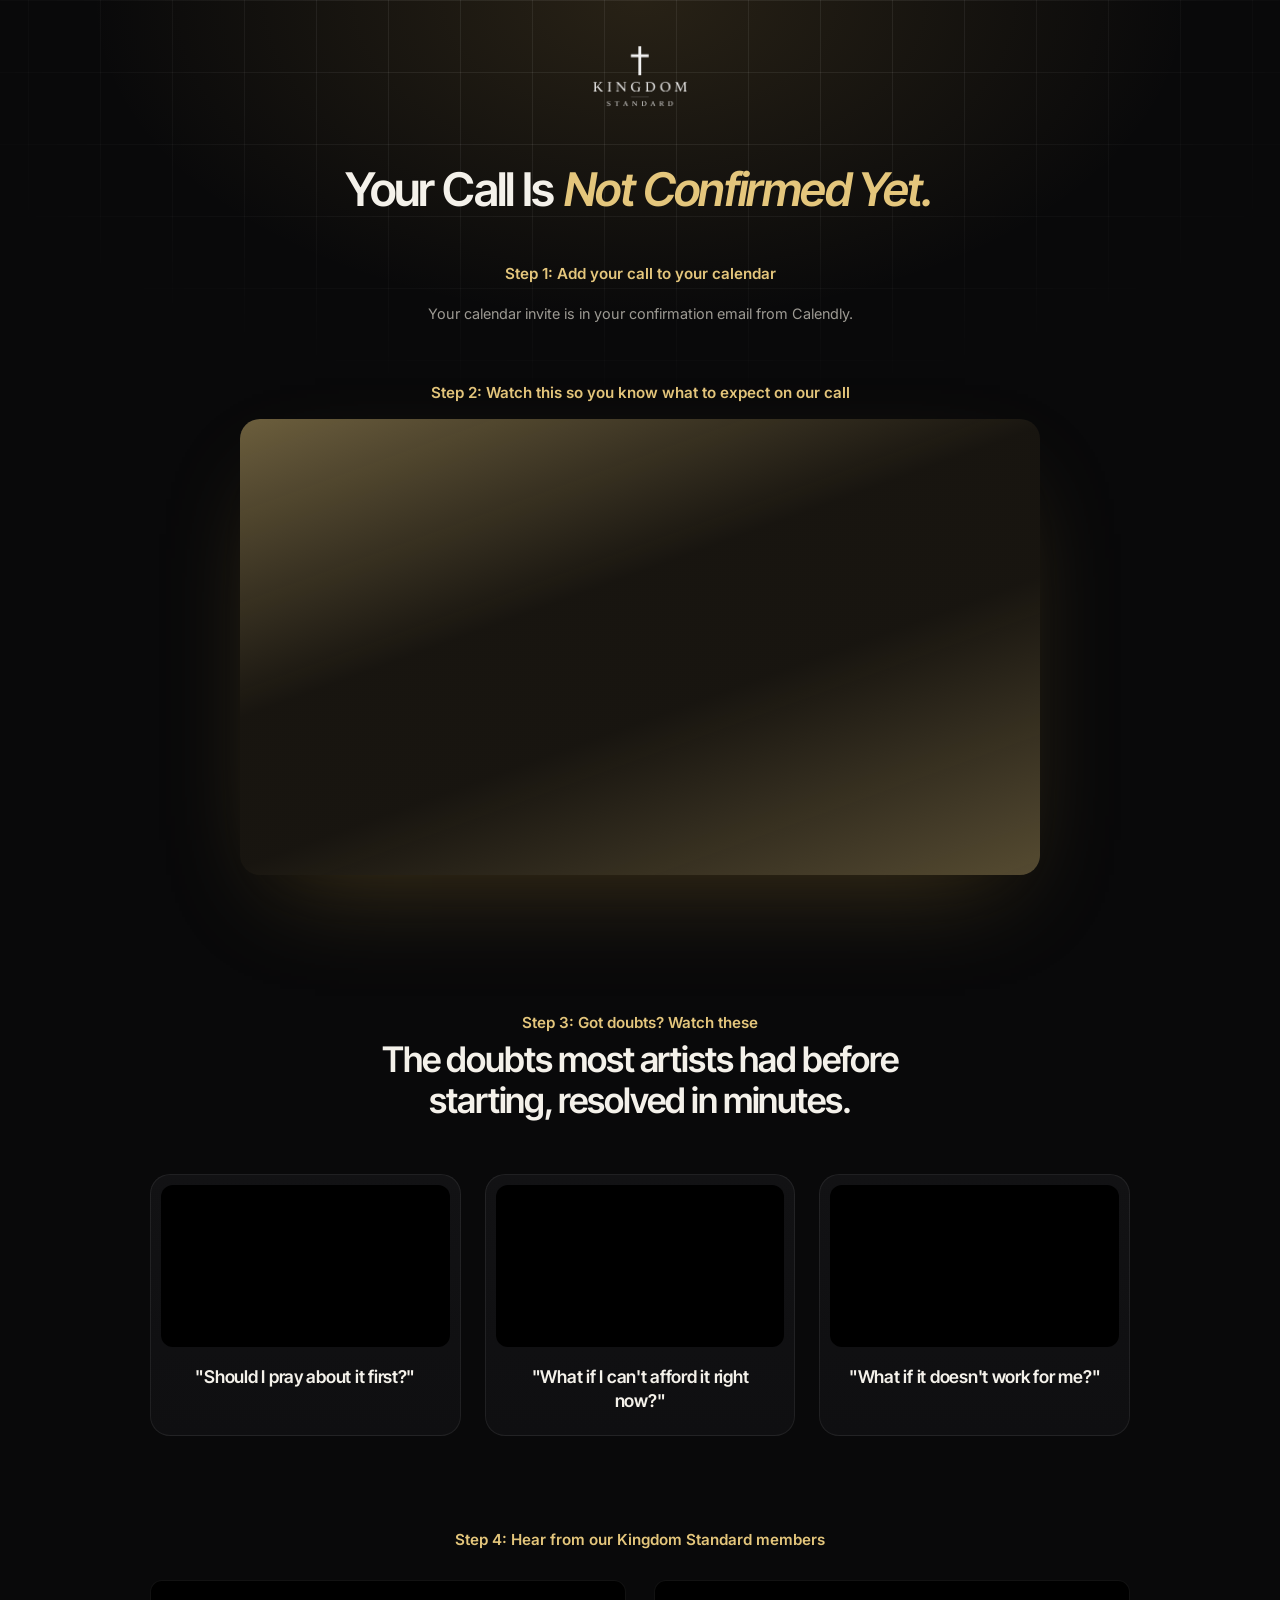
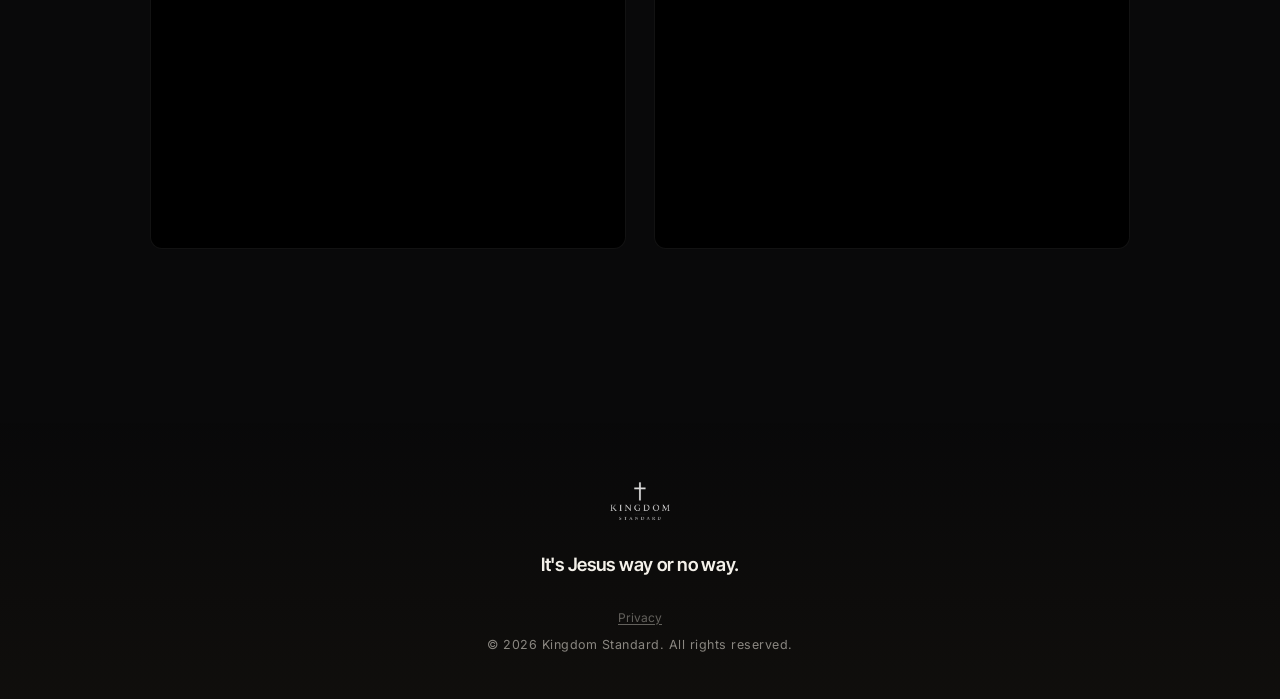
<file: application-confirmation/index.html>
<!doctype html>
<html lang="en">
<head>
<meta charset="UTF-8" />
<meta name="viewport" content="width=device-width, initial-scale=1.0" />
<title>Your Call Is Not Confirmed Yet — Kingdom Standard</title>
<meta name="description" content="Watch the video for clear next steps and what to expect on your call." />
<meta name="robots" content="noindex, follow" />
<link rel="canonical" href="https://kingdomstandard.net/application-confirmation/" />
<meta property="og:type" content="website" />
<meta property="og:site_name" content="Kingdom Standard" />
<meta property="og:title" content="Your Call Is Not Confirmed Yet — Kingdom Standard" />
<meta property="og:description" content="Watch the video for clear next steps and what to expect on your call." />
<meta property="og:image" content="https://kingdomstandard.net/assets/og-image.jpg" />
<meta property="og:url" content="https://kingdomstandard.net/application-confirmation/" />
<meta name="twitter:card" content="summary_large_image" />
<meta name="twitter:title" content="Your Call Is Not Confirmed Yet — Kingdom Standard" />
<meta name="twitter:description" content="Watch the video for clear next steps and what to expect on your call." />
<meta name="twitter:image" content="https://kingdomstandard.net/assets/og-image.jpg" />
<link rel="icon" type="image/x-icon" href="../favicon.ico?v=20260927f" />
<link rel="icon" type="image/png" sizes="16x16" href="../assets/favicon-16x16.png?v=20260927f" />
<link rel="icon" type="image/png" sizes="32x32" href="../assets/favicon-32x32.png?v=20260927f" />
<link rel="apple-touch-icon" sizes="180x180" href="../assets/apple-touch-icon.png?v=20260927f" />
<link rel="icon" type="image/png" sizes="192x192" href="../assets/android-chrome-192x192.png?v=20260927f" />
<link rel="icon" type="image/png" sizes="512x512" href="../assets/android-chrome-512x512.png?v=20260927f" />
<meta name="theme-color" content="#0a0a0b" />
<meta name="color-scheme" content="dark" />
<link rel="preconnect" href="https://fonts.googleapis.com" />
<link rel="preconnect" href="https://fonts.gstatic.com" crossorigin />
<link href="https://fonts.googleapis.com/css2?family=Inter+Tight:ital,wght@0,500;0,600;1,600&family=Inter:wght@400;500;600;700&display=swap" rel="stylesheet" />
<link rel="stylesheet" href="../styles.css?v=20261123b" />
</head>
<body>
<div class="bg-grid"></div>

<header class="site-header">
  <img class="logo-mark" src="../assets/kingdom-standard-logo-cropped.png?v=20260928" width="400" height="261" alt="Kingdom Standard" />
</header>

<section class="confirmation-hero confirmation-hero--tight">
  <div class="wrap">
    <h1>Your Call Is <span class="accent-muted">Not Confirmed Yet.</span></h1>
    <p class="step-label">Step 1: Add your call to your calendar</p>
    <div class="add-cal" id="addCal" hidden>
      <p class="add-cal-when" id="calWhen"></p>
      <div class="add-cal-buttons">
        <a class="add-cal-btn" id="calGoogle" href="#" target="_blank" rel="noopener">Google Calendar</a>
        <a class="add-cal-btn" id="calApple" href="#" download="kingdom-standard-call.ics">Apple / iPhone</a>
        <a class="add-cal-btn" id="calOutlook" href="#" target="_blank" rel="noopener">Outlook</a>
      </div>
    </div>
    <p class="add-cal-fallback" id="calFallback">Your calendar invite is in your confirmation email from Calendly.</p>
    <p class="step-label step-label--spaced">Step 2: Watch this so you know what to expect on our call</p>
  </div>
</section>

<section class="video-section">
  <div class="video-frame">
    <script src="https://fast.wistia.com/player.js" async></script>
    <script src="https://fast.wistia.com/embed/ths0kmnjn5.js" async type="module"></script>
    <style>
      wistia-player[media-id='ths0kmnjn5']:not(:defined) { background: center / contain no-repeat url('https://fast.wistia.com/embed/medias/ths0kmnjn5/swatch'); display: block; filter: blur(5px); padding-top:56.25%; }
    </style>
    <wistia-player media-id="ths0kmnjn5" aspect="1.7777777777777777"></wistia-player>
  </div>
</section>

<section class="breakouts-section">
  <div class="lede">
    <p class="step-label">Step 3: Got doubts? Watch these</p>
    <h2 class="lede-title">The doubts most artists had before starting, resolved in minutes.</h2>
  </div>
  <div class="breakouts-grid">
    <div class="breakout">
      <div class="breakout-video">
        <script src="https://fast.wistia.com/embed/71f43jfx77.js" async type="module"></script>
        <style>
          wistia-player[media-id='71f43jfx77']:not(:defined) { background: center / contain no-repeat url('https://fast.wistia.com/embed/medias/71f43jfx77/swatch'); display: block; filter: blur(5px); padding-top:56.25%; }
        </style>
        <wistia-player media-id="71f43jfx77" aspect="1.7777777777777777"></wistia-player>
      </div>
      <h3>"Should I pray about it first?"</h3>
    </div>
    <div class="breakout">
      <div class="breakout-video">
        <script src="https://fast.wistia.com/embed/xineurdowk.js" async type="module"></script>
        <style>
          wistia-player[media-id='xineurdowk']:not(:defined) { background: center / contain no-repeat url('https://fast.wistia.com/embed/medias/xineurdowk/swatch'); display: block; filter: blur(5px); padding-top:56.25%; }
        </style>
        <wistia-player media-id="xineurdowk" aspect="1.7777777777777777"></wistia-player>
      </div>
      <h3>"What if I can't afford it right now?"</h3>
    </div>
    <div class="breakout">
      <div class="breakout-video">
        <script src="https://fast.wistia.com/embed/jzsrgi9k65.js" async type="module"></script>
        <style>
          wistia-player[media-id='jzsrgi9k65']:not(:defined) { background: center / contain no-repeat url('https://fast.wistia.com/embed/medias/jzsrgi9k65/swatch'); display: block; filter: blur(5px); padding-top:56.25%; }
        </style>
        <wistia-player media-id="jzsrgi9k65" aspect="1.7777777777777777"></wistia-player>
      </div>
      <h3>"What if it doesn't work for me?"</h3>
    </div>
  </div>
</section>

<section class="breakouts-section testimonials-videos-section">
  <div class="lede">
    <p class="step-label">Step 4: Hear from our Kingdom Standard members</p>
  </div>
  <div class="video-testimonials">
    <div class="video-testimonial">
      <script src="https://fast.wistia.com/embed/9uxcvextzb.js" async type="module"></script>
      <style>
        wistia-player[media-id='9uxcvextzb']:not(:defined) { background: center / contain no-repeat url('https://fast.wistia.com/embed/medias/9uxcvextzb/swatch'); display: block; filter: blur(5px); padding-top:56.25%; }
      </style>
      <wistia-player media-id="9uxcvextzb" aspect="1.7777777777777777"></wistia-player>
    </div>
    <div class="video-testimonial">
      <script src="https://fast.wistia.com/embed/dqt7g3c2o9.js" async type="module"></script>
      <style>
        wistia-player[media-id='dqt7g3c2o9']:not(:defined) { background: center / contain no-repeat url('https://fast.wistia.com/embed/medias/dqt7g3c2o9/swatch'); display: block; filter: blur(5px); padding-top:56.25%; }
      </style>
      <wistia-player media-id="dqt7g3c2o9" aspect="1.7777777777777777"></wistia-player>
    </div>
  </div>
</section>

<footer>
  <img class="logo-mark" src="../assets/kingdom-standard-logo-cropped.png?v=20260928" width="400" height="261" alt="Kingdom Standard" />
  <p class="tagline">It's Jesus way or no way.</p>
  <p class="footer-links"><a href="/privacy/">Privacy</a></p>
  <p class="copyright">© 2026 Kingdom Standard. All rights reserved.</p>
</footer>
<script src="../add-to-calendar.js?v=20261109c"></script>
</body>
</html>
</file>
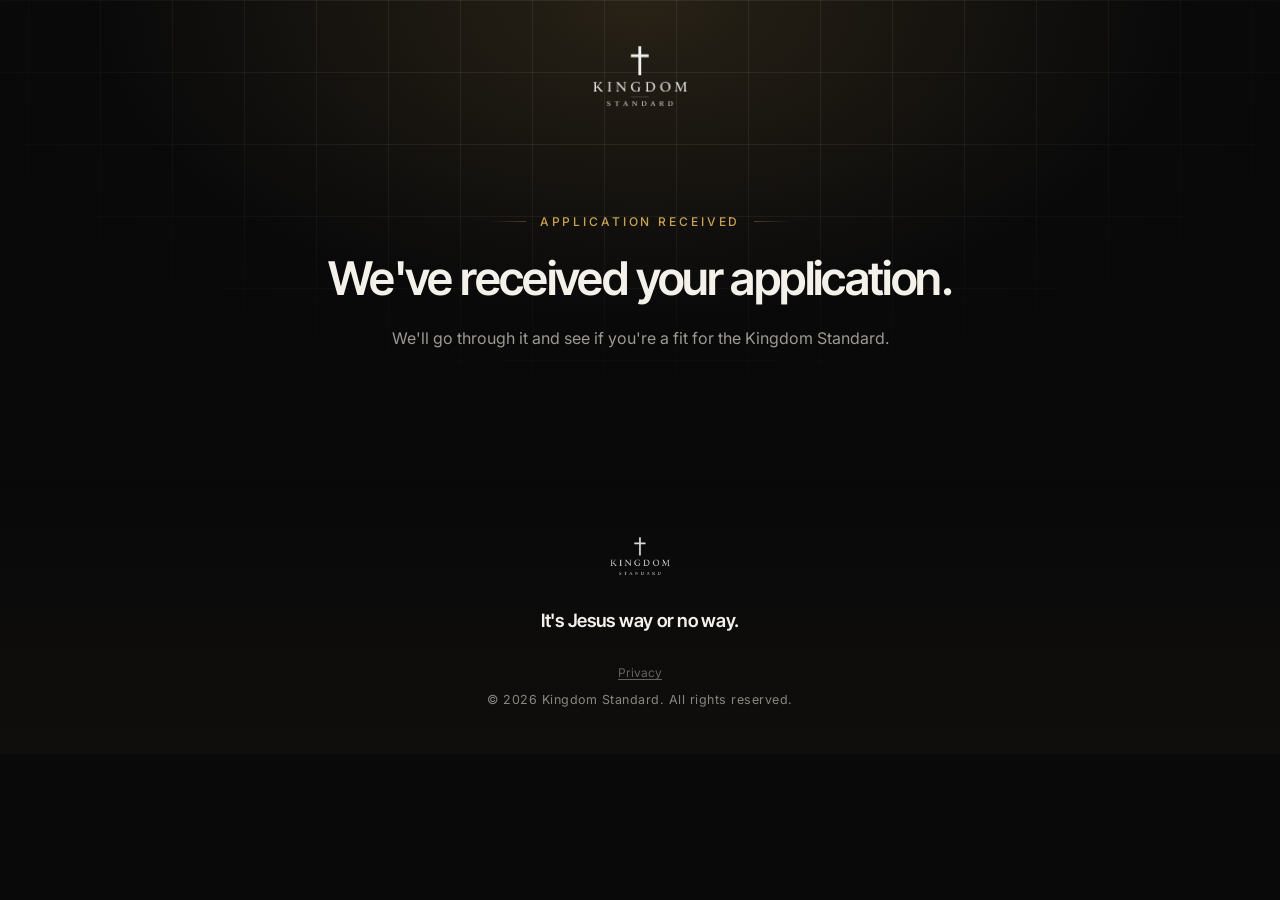
<file: application-received/index.html>
<!doctype html>
<html lang="en">
<head>
<meta charset="UTF-8" />
<meta name="viewport" content="width=device-width, initial-scale=1.0" />
<title>Application Received — Kingdom Standard</title>
<meta name="description" content="Your Kingdom Standard application has been received and is under review." />
<meta name="robots" content="noindex, follow" />
<link rel="canonical" href="https://kingdomstandard.net/application-received/" />
<meta property="og:type" content="website" />
<meta property="og:site_name" content="Kingdom Standard" />
<meta property="og:title" content="Application Received — Kingdom Standard" />
<meta property="og:description" content="Your Kingdom Standard application has been received and is under review." />
<meta property="og:image" content="https://kingdomstandard.net/assets/og-image.jpg" />
<meta property="og:url" content="https://kingdomstandard.net/application-received/" />
<meta name="twitter:card" content="summary_large_image" />
<meta name="twitter:title" content="Application Received — Kingdom Standard" />
<meta name="twitter:description" content="Your Kingdom Standard application has been received and is under review." />
<meta name="twitter:image" content="https://kingdomstandard.net/assets/og-image.jpg" />
<link rel="icon" type="image/x-icon" href="../favicon.ico?v=20260927f" />
<link rel="icon" type="image/png" sizes="16x16" href="../assets/favicon-16x16.png?v=20260927f" />
<link rel="icon" type="image/png" sizes="32x32" href="../assets/favicon-32x32.png?v=20260927f" />
<link rel="apple-touch-icon" sizes="180x180" href="../assets/apple-touch-icon.png?v=20260927f" />
<link rel="icon" type="image/png" sizes="192x192" href="../assets/android-chrome-192x192.png?v=20260927f" />
<link rel="icon" type="image/png" sizes="512x512" href="../assets/android-chrome-512x512.png?v=20260927f" />
<meta name="theme-color" content="#0a0a0b" />
<meta name="color-scheme" content="dark" />
<link rel="preconnect" href="https://fonts.googleapis.com" />
<link rel="preconnect" href="https://fonts.gstatic.com" crossorigin />
<link href="https://fonts.googleapis.com/css2?family=Inter+Tight:ital,wght@0,500;0,600;1,600&family=Inter:wght@400;500;600;700&display=swap" rel="stylesheet" />
<link rel="stylesheet" href="../styles.css?v=20261123b" />
</head>
<body>
<div class="bg-grid"></div>

<header class="site-header">
  <img class="logo-mark" src="../assets/kingdom-standard-logo-cropped.png?v=20260928" width="400" height="261" alt="Kingdom Standard" />
</header>

<section class="confirmation-hero" style="padding-top: 96px; padding-bottom: 112px;">
  <div class="wrap">
    <p class="confirmation-label">Application Received</p>
    <h1>We've received your application.</h1>
    <p class="confirmation-note">We'll go through it and see if you're a fit for the Kingdom Standard.</p>
  </div>
</section>

<footer>
  <img class="logo-mark" src="../assets/kingdom-standard-logo-cropped.png?v=20260928" width="400" height="261" alt="Kingdom Standard" />
  <p class="tagline">It's Jesus way or no way.</p>
  <p class="footer-links"><a href="/privacy/">Privacy</a></p>
  <p class="copyright">© 2026 Kingdom Standard. All rights reserved.</p>
</footer>
</body>
</html>
</file>
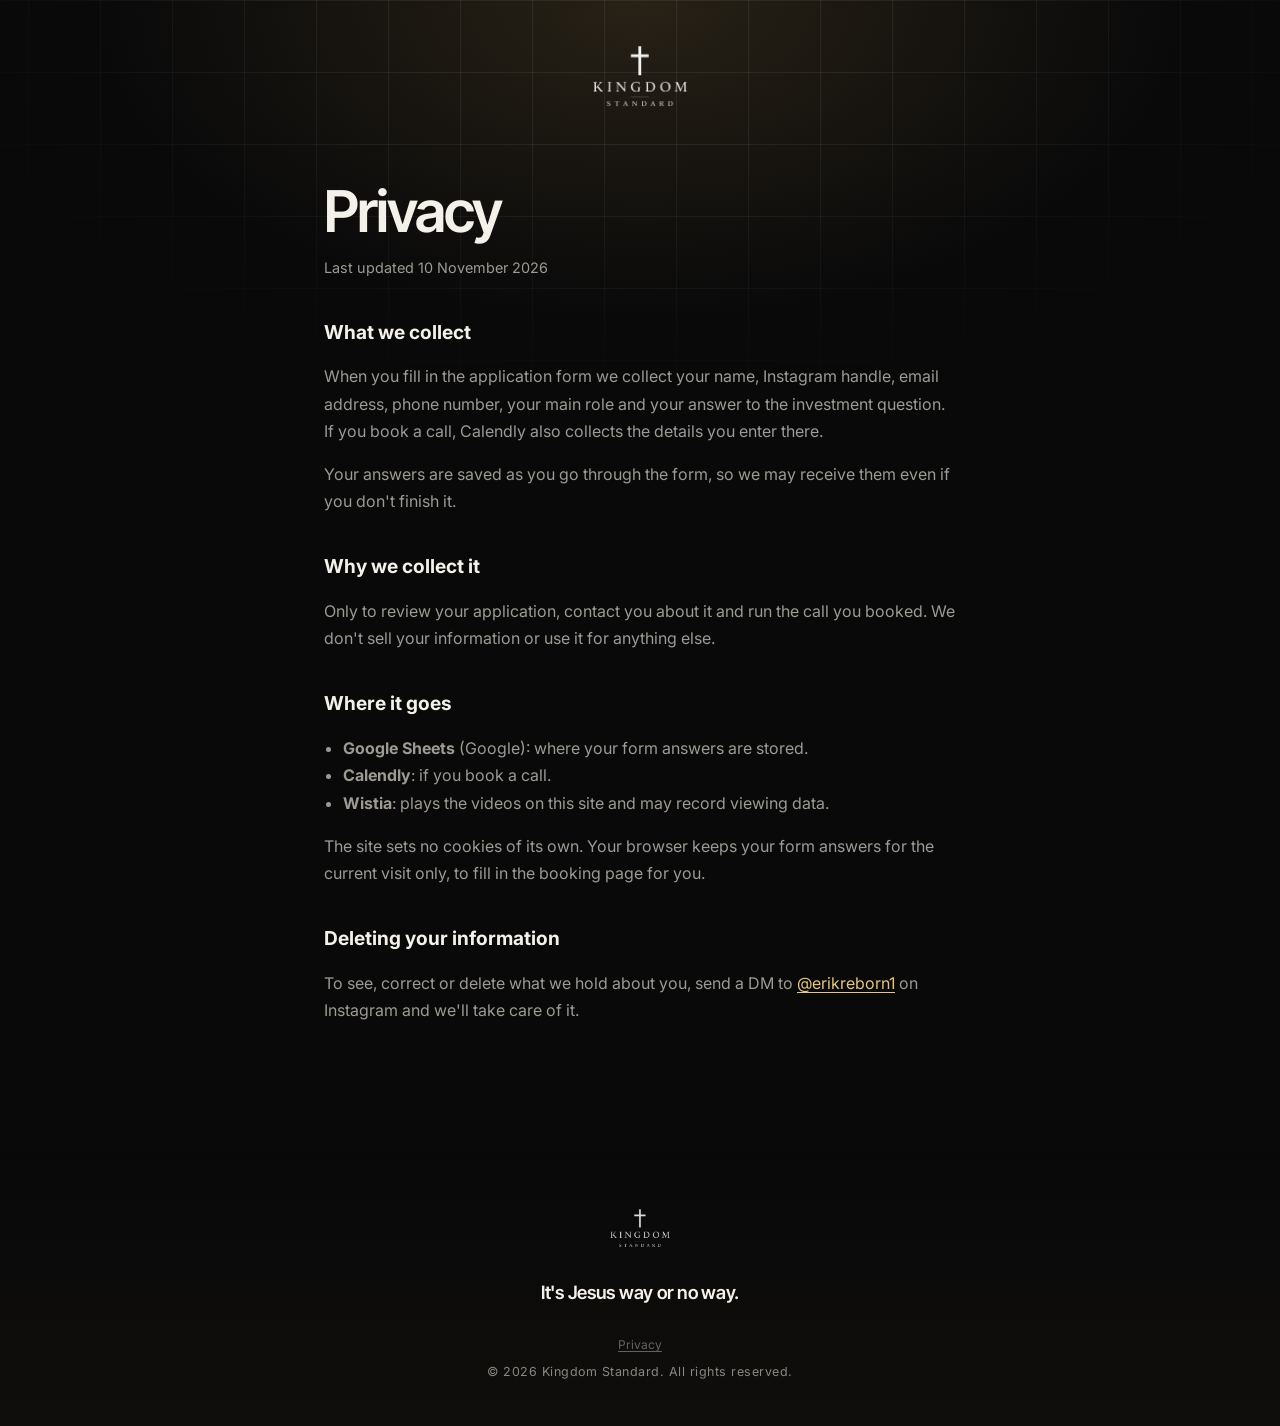
<file: privacy/index.html>
<!doctype html>
<html lang="en">
<head>
<meta charset="UTF-8" />
<meta name="viewport" content="width=device-width, initial-scale=1.0" />
<title>Privacy — Kingdom Standard</title>
<meta name="description" content="How Kingdom Standard collects and uses the information you give in the application form." />
<meta name="robots" content="noindex, follow" />
<link rel="canonical" href="https://kingdomstandard.net/privacy/" />
<meta property="og:type" content="website" />
<meta property="og:site_name" content="Kingdom Standard" />
<meta property="og:title" content="Privacy — Kingdom Standard" />
<meta property="og:description" content="How Kingdom Standard collects and uses the information you give in the application form." />
<meta property="og:image" content="https://kingdomstandard.net/assets/og-image.jpg" />
<meta property="og:url" content="https://kingdomstandard.net/privacy/" />
<meta name="twitter:card" content="summary_large_image" />
<meta name="twitter:title" content="Privacy — Kingdom Standard" />
<meta name="twitter:description" content="How Kingdom Standard collects and uses the information you give in the application form." />
<meta name="twitter:image" content="https://kingdomstandard.net/assets/og-image.jpg" />
<link rel="icon" type="image/x-icon" href="../favicon.ico?v=20260927f" />
<link rel="icon" type="image/png" sizes="16x16" href="../assets/favicon-16x16.png?v=20260927f" />
<link rel="icon" type="image/png" sizes="32x32" href="../assets/favicon-32x32.png?v=20260927f" />
<link rel="apple-touch-icon" sizes="180x180" href="../assets/apple-touch-icon.png?v=20260927f" />
<link rel="icon" type="image/png" sizes="192x192" href="../assets/android-chrome-192x192.png?v=20260927f" />
<link rel="icon" type="image/png" sizes="512x512" href="../assets/android-chrome-512x512.png?v=20260927f" />
<meta name="theme-color" content="#0a0a0b" />
<meta name="color-scheme" content="dark" />
<link rel="preconnect" href="https://fonts.googleapis.com" />
<link rel="preconnect" href="https://fonts.gstatic.com" crossorigin />
<link href="https://fonts.googleapis.com/css2?family=Inter+Tight:ital,wght@0,500;0,600;1,600&family=Inter:wght@400;500;600;700&display=swap" rel="stylesheet" />
<link rel="stylesheet" href="../styles.css?v=20261123b" />
</head>
<body>
<div class="bg-grid"></div>

<header class="site-header">
  <a href="/"><img class="logo-mark" src="../assets/kingdom-standard-logo-cropped.png?v=20260928" width="400" height="261" alt="Kingdom Standard" /></a>
</header>

<main class="privacy wrap">
  <h1>Privacy</h1>
  <p class="privacy-updated">Last updated 10 November 2026</p>

  <h2>What we collect</h2>
  <p>When you fill in the application form we collect your name, Instagram handle, email address, phone number, your main role and your answer to the investment question. If you book a call, Calendly also collects the details you enter there.</p>
  <p>Your answers are saved as you go through the form, so we may receive them even if you don't finish it.</p>

  <h2>Why we collect it</h2>
  <p>Only to review your application, contact you about it and run the call you booked. We don't sell your information or use it for anything else.</p>

  <h2>Where it goes</h2>
  <ul>
    <li><b>Google Sheets</b> (Google): where your form answers are stored.</li>
    <li><b>Calendly</b>: if you book a call.</li>
    <li><b>Wistia</b>: plays the videos on this site and may record viewing data.</li>
  </ul>
  <p>The site sets no cookies of its own. Your browser keeps your form answers for the current visit only, to fill in the booking page for you.</p>

  <h2>Deleting your information</h2>
  <p>To see, correct or delete what we hold about you, send a DM to <a href="https://www.instagram.com/erikreborn1/" target="_blank" rel="noopener">@erikreborn1</a> on Instagram and we'll take care of it.</p>
</main>

<footer>
  <img class="logo-mark" src="../assets/kingdom-standard-logo-cropped.png?v=20260928" width="400" height="261" alt="Kingdom Standard" />
  <p class="tagline">It's Jesus way or no way.</p>
  <p class="footer-links"><a href="/privacy/">Privacy</a></p>
  <p class="copyright">© 2026 Kingdom Standard. All rights reserved.</p>
</footer>
</body>
</html>
</file>
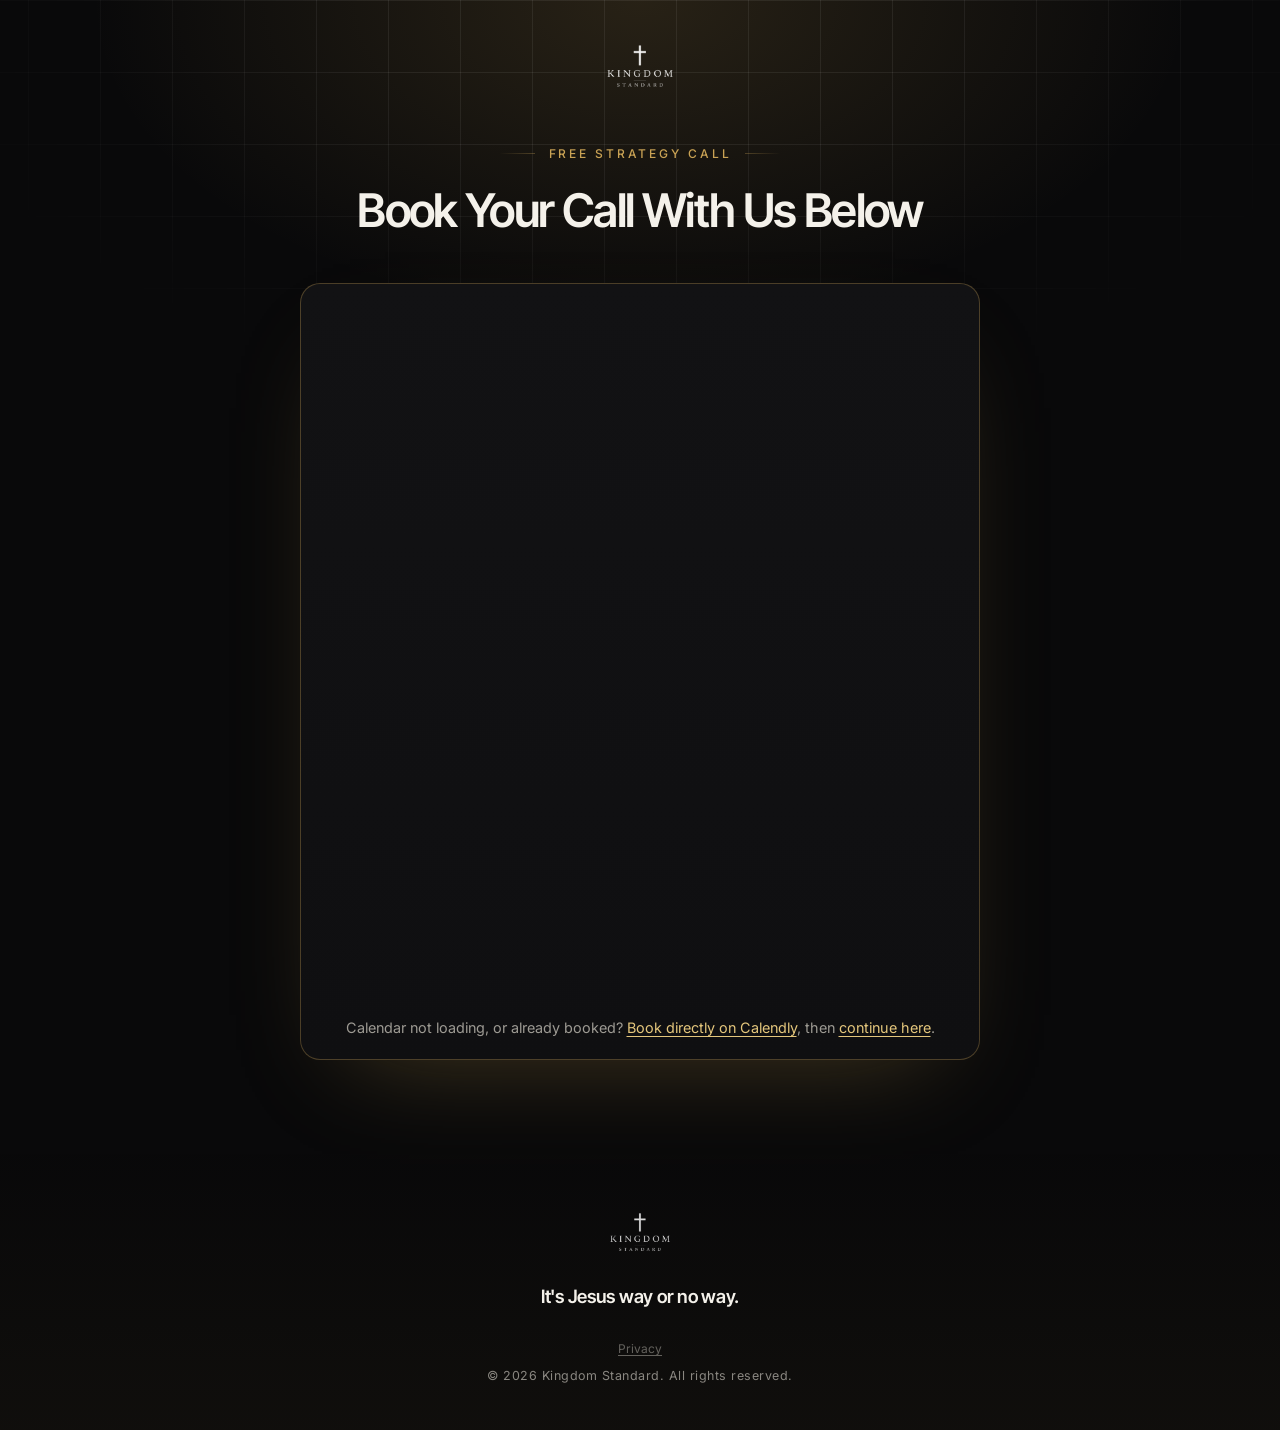
<file: dominique/apply/index.html>
<!doctype html>
<html lang="en">
<head>
<meta charset="UTF-8" />
<meta name="viewport" content="width=device-width, initial-scale=1.0" />
<title>Book Your Call — Kingdom Standard</title>
<meta name="description" content="Book your free strategy call with Kingdom Standard." />
<meta name="robots" content="noindex, follow" />
<link rel="canonical" href="https://kingdomstandard.net/dominique/apply/" />
<meta property="og:type" content="website" />
<meta property="og:site_name" content="Kingdom Standard" />
<meta property="og:title" content="Book Your Call — Kingdom Standard" />
<meta property="og:description" content="Book your free strategy call with Kingdom Standard." />
<meta property="og:image" content="https://kingdomstandard.net/assets/og-image.jpg" />
<meta property="og:url" content="https://kingdomstandard.net/dominique/apply/" />
<meta name="twitter:card" content="summary_large_image" />
<meta name="twitter:title" content="Book Your Call — Kingdom Standard" />
<meta name="twitter:description" content="Book your free strategy call with Kingdom Standard." />
<meta name="twitter:image" content="https://kingdomstandard.net/assets/og-image.jpg" />
<link rel="icon" type="image/x-icon" href="../../favicon.ico?v=20260927f" />
<link rel="icon" type="image/png" sizes="16x16" href="../../assets/favicon-16x16.png?v=20260927f" />
<link rel="icon" type="image/png" sizes="32x32" href="../../assets/favicon-32x32.png?v=20260927f" />
<link rel="apple-touch-icon" sizes="180x180" href="../../assets/apple-touch-icon.png?v=20260927f" />
<link rel="icon" type="image/png" sizes="192x192" href="../../assets/android-chrome-192x192.png?v=20260927f" />
<link rel="icon" type="image/png" sizes="512x512" href="../../assets/android-chrome-512x512.png?v=20260927f" />
<meta name="theme-color" content="#0a0a0b" />
<meta name="color-scheme" content="dark" />
<link rel="preconnect" href="https://fonts.googleapis.com" />
<link rel="preconnect" href="https://fonts.gstatic.com" crossorigin />
<link href="https://fonts.googleapis.com/css2?family=Inter+Tight:ital,wght@0,500;0,600;1,600&family=Inter:wght@400;500;600;700&display=swap" rel="stylesheet" />
<link rel="stylesheet" href="../../styles.css?v=20261123b" />
</head>
<body>
<div class="bg-grid"></div>

<header class="apply-header">
  <img class="logo-mark" src="../../assets/kingdom-standard-logo-cropped.png?v=20260928" width="400" height="261" alt="Kingdom Standard" />
</header>

<section class="confirmation-hero">
  <div class="wrap">
    <p class="eyebrow">Free strategy call</p>
    <h1 class="apply-title">Book Your Call With Us Below</h1>
  </div>
</section>

<section class="apply-section">
  <div class="form-card">
    <div class="calendly-inline-widget" data-url="https://calendly.com/erikreborn05/45min?hide_event_type_details=1&hide_gdpr_banner=1" style="height:700px;"></div>
    <p class="field-hint">Calendar not loading, or already booked? <a href="https://calendly.com/erikreborn05/45min" target="_blank" rel="noopener">Book directly on Calendly</a>, then <a href="../../application-confirmation/">continue here</a>.</p>
  </div>
</section>

<script src="../../apply.js?v=20261111"></script>
<script src="https://assets.calendly.com/assets/external/widget.js" async></script>

<footer>
  <img class="logo-mark" src="../../assets/kingdom-standard-logo-cropped.png?v=20260928" width="400" height="261" alt="Kingdom Standard" />
  <p class="tagline">It's Jesus way or no way.</p>
  <p class="footer-links"><a href="/privacy/">Privacy</a></p>
  <p class="copyright">© 2026 Kingdom Standard. All rights reserved.</p>
</footer>
</body>
</html>
</file>
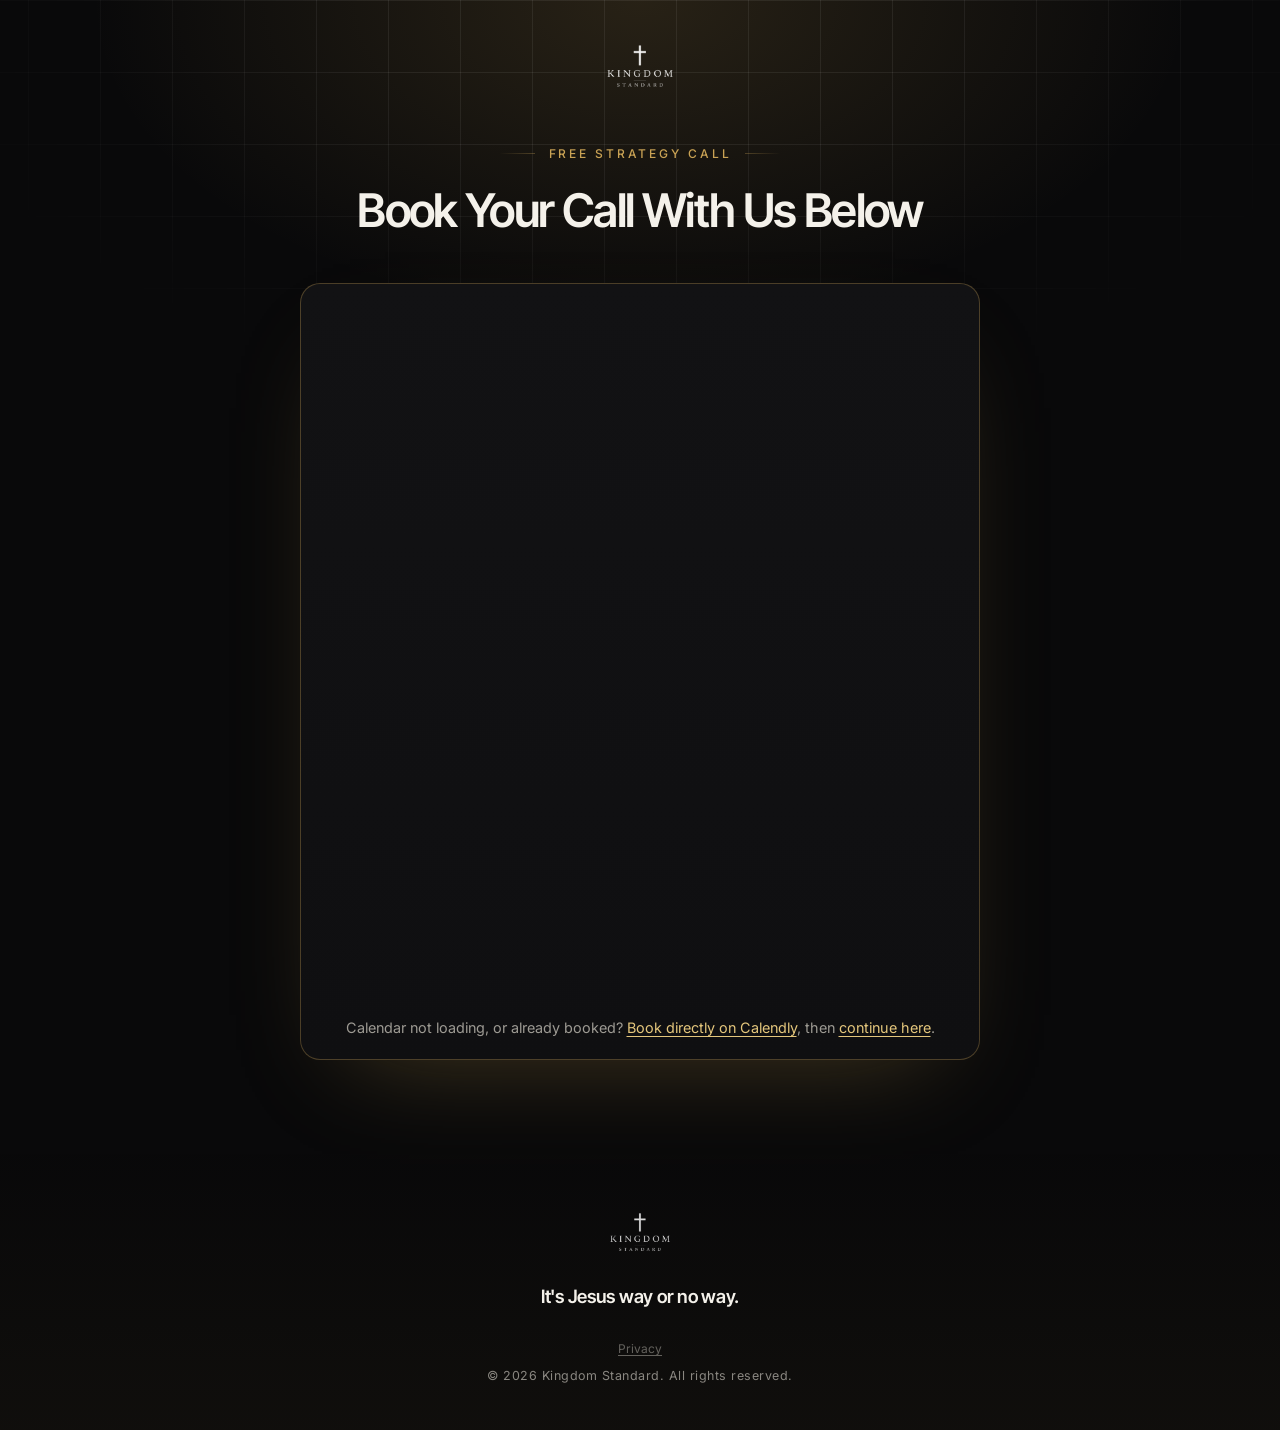
<file: erikreborn/apply/index.html>
<!doctype html>
<html lang="en">
<head>
<meta charset="UTF-8" />
<meta name="viewport" content="width=device-width, initial-scale=1.0" />
<title>Book Your Call — Kingdom Standard</title>
<meta name="description" content="Book your free strategy call with Kingdom Standard." />
<meta name="robots" content="noindex, follow" />
<link rel="canonical" href="https://kingdomstandard.net/erikreborn/apply/" />
<meta property="og:type" content="website" />
<meta property="og:site_name" content="Kingdom Standard" />
<meta property="og:title" content="Book Your Call — Kingdom Standard" />
<meta property="og:description" content="Book your free strategy call with Kingdom Standard." />
<meta property="og:image" content="https://kingdomstandard.net/assets/og-image.jpg" />
<meta property="og:url" content="https://kingdomstandard.net/erikreborn/apply/" />
<meta name="twitter:card" content="summary_large_image" />
<meta name="twitter:title" content="Book Your Call — Kingdom Standard" />
<meta name="twitter:description" content="Book your free strategy call with Kingdom Standard." />
<meta name="twitter:image" content="https://kingdomstandard.net/assets/og-image.jpg" />
<link rel="icon" type="image/x-icon" href="../../favicon.ico?v=20260927f" />
<link rel="icon" type="image/png" sizes="16x16" href="../../assets/favicon-16x16.png?v=20260927f" />
<link rel="icon" type="image/png" sizes="32x32" href="../../assets/favicon-32x32.png?v=20260927f" />
<link rel="apple-touch-icon" sizes="180x180" href="../../assets/apple-touch-icon.png?v=20260927f" />
<link rel="icon" type="image/png" sizes="192x192" href="../../assets/android-chrome-192x192.png?v=20260927f" />
<link rel="icon" type="image/png" sizes="512x512" href="../../assets/android-chrome-512x512.png?v=20260927f" />
<meta name="theme-color" content="#0a0a0b" />
<meta name="color-scheme" content="dark" />
<link rel="preconnect" href="https://fonts.googleapis.com" />
<link rel="preconnect" href="https://fonts.gstatic.com" crossorigin />
<link href="https://fonts.googleapis.com/css2?family=Inter+Tight:ital,wght@0,500;0,600;1,600&family=Inter:wght@400;500;600;700&display=swap" rel="stylesheet" />
<link rel="stylesheet" href="../../styles.css?v=20261123b" />
</head>
<body>
<div class="bg-grid"></div>

<header class="apply-header">
  <img class="logo-mark" src="../../assets/kingdom-standard-logo-cropped.png?v=20260928" width="400" height="261" alt="Kingdom Standard" />
</header>

<section class="confirmation-hero">
  <div class="wrap">
    <p class="eyebrow">Free strategy call</p>
    <h1 class="apply-title">Book Your Call With Us Below</h1>
  </div>
</section>

<section class="apply-section">
  <div class="form-card">
    <div class="calendly-inline-widget" data-url="https://calendly.com/erikreborn05/45min?hide_event_type_details=1&hide_gdpr_banner=1" style="height:700px;"></div>
    <p class="field-hint">Calendar not loading, or already booked? <a href="https://calendly.com/erikreborn05/45min" target="_blank" rel="noopener">Book directly on Calendly</a>, then <a href="../../application-confirmation/">continue here</a>.</p>
  </div>
</section>

<script src="../../apply.js?v=20261111"></script>
<script src="https://assets.calendly.com/assets/external/widget.js" async></script>

<footer>
  <img class="logo-mark" src="../../assets/kingdom-standard-logo-cropped.png?v=20260928" width="400" height="261" alt="Kingdom Standard" />
  <p class="tagline">It's Jesus way or no way.</p>
  <p class="footer-links"><a href="/privacy/">Privacy</a></p>
  <p class="copyright">© 2026 Kingdom Standard. All rights reserved.</p>
</footer>
</body>
</html>
</file>
<file: styles.css>
:root {
  --bg: #09090a;
  --bg-raised: #0f0f11;
  --card: #121214;
  --card-hover: #16161a;
  --border: rgba(255, 255, 255, 0.07);
  --border-mid: rgba(255, 255, 255, 0.12);
  --border-gold: rgba(201, 162, 84, 0.32);
  --text: #f4f1ea;
  --text-muted: #9d9a93;
  --text-faint: #8a8781;
  --gold: #c9a254;
  --gold-bright: #e4c67c;
  --gold-pale: #f3e3b6;
  --gold-dim: rgba(201, 162, 84, 0.12);
  --no: #b3585d;
  --radius: 20px;
  --radius-sm: 14px;
  --max-width: 800px;
  --display: "Inter Tight", "Inter", -apple-system, BlinkMacSystemFont, sans-serif;
  --sans: "Inter", -apple-system, BlinkMacSystemFont, "Segoe UI", sans-serif;
}

* {
  box-sizing: border-box;
}

html {
  scroll-behavior: smooth;
}

body {
  margin: 0;
  background: var(--bg);
  color: var(--text);
  font-family: var(--sans);
  font-size: 16px;
  line-height: 1.6;
  -webkit-font-smoothing: antialiased;
  position: relative;
  overflow-x: hidden;
}

a {
  color: var(--gold-bright);
  text-underline-offset: 3px;
}

::selection {
  background: rgba(201, 162, 84, 0.35);
  color: var(--text);
}

/* Background: faint grid fading out from the top, plus a warm glow behind the hero */
.bg-grid {
  position: fixed;
  inset: 0;
  z-index: -1;
  pointer-events: none;
  background-image:
    linear-gradient(rgba(255, 255, 255, 0.07) 1px, transparent 1px),
    linear-gradient(90deg, rgba(255, 255, 255, 0.07) 1px, transparent 1px);
  background-size: 72px 72px;
  background-position: center top;
  mask-image: radial-gradient(ellipse 70% 55% at 50% 0%, black 30%, transparent 85%);
  -webkit-mask-image: radial-gradient(ellipse 70% 55% at 50% 0%, black 30%, transparent 85%);
}

body::before {
  content: "";
  position: absolute;
  z-index: -1;
  pointer-events: none;
  left: 0;
  right: 0;
  top: 0;
  height: 460px;
  background: radial-gradient(ellipse 550px 320px at 50% 0, rgba(201, 162, 84, 0.16), transparent 100%);
}

.wrap {
  max-width: var(--max-width);
  margin: 0 auto;
  padding: 0 24px;
}

/* Header */
header.site-header,
header.apply-header {
  padding: 44px 24px 0;
  text-align: center;
}

.logo-mark {
  height: 64px;
  width: auto;
  filter: invert(1) brightness(1.1);
  opacity: 0.95;
}

header.apply-header .logo-mark {
  height: 44px;
}

/* Small caps label with hairlines either side */
.eyebrow,
.confirmation-label {
  display: flex;
  align-items: center;
  justify-content: center;
  gap: 14px;
  color: var(--gold);
  font-family: var(--sans);
  font-size: 12px;
  font-weight: 500;
  letter-spacing: 0.24em;
  text-transform: uppercase;
  white-space: nowrap;
  margin: 0 0 22px;
}

.eyebrow::before,
.eyebrow::after,
.confirmation-label::before,
.confirmation-label::after {
  content: "";
  width: 36px;
  height: 1px;
  background: linear-gradient(90deg, transparent, var(--border-gold));
}

.eyebrow::after,
.confirmation-label::after {
  transform: scaleX(-1);
}

/* Headlines */
h1 {
  font-family: var(--display);
  font-size: clamp(2.15rem, 5.8vw, 3.6rem);
  line-height: 1.08;
  font-weight: 600;
  letter-spacing: -0.035em;
  margin: 0;
  text-wrap: balance;
}

/* Italic glyphs lean past their box; the padding keeps the gold text-gradient from
   clipping them, and the negative margin cancels the extra spacing. */
h1 .accent,
.accent-muted {
  font-style: italic;
  padding: 0 0.1em;
  margin: 0 -0.06em;
}

h1 .accent {
  white-space: nowrap;
  background: linear-gradient(100deg, var(--gold-pale) 0%, var(--gold-bright) 45%, var(--gold) 100%);
  -webkit-background-clip: text;
  background-clip: text;
  color: transparent;
}

.accent-muted {
  color: var(--gold-bright);
}

/* Hero */
.hero {
  text-align: center;
  padding: 44px 24px 48px;
}

.hero h1 {
  max-width: 760px;
  margin: 0 auto;
  animation: rise 0.9s cubic-bezier(0.2, 0.7, 0.2, 1) both;
}

.hero-sub {
  color: var(--text-muted);
  font-size: clamp(1rem, 2.2vw, 1.15rem);
  line-height: 1.6;
  max-width: 560px;
  margin: 18px auto 0;
  text-wrap: balance;
  animation: rise 0.9s 0.06s cubic-bezier(0.2, 0.7, 0.2, 1) both;
}

.hero .eyebrow {
  animation: rise 0.9s cubic-bezier(0.2, 0.7, 0.2, 1) both;
}

@keyframes rise {
  from {
    opacity: 0;
    transform: translateY(14px);
  }
  to {
    opacity: 1;
    transform: none;
  }
}

.confirmation-hero {
  text-align: center;
  padding: 48px 24px 48px;
  max-width: var(--max-width);
  margin: 0 auto;
}

.confirmation-hero h1 {
  font-size: clamp(1.9rem, 4.8vw, 2.9rem);
}

.apply-title {
  font-size: clamp(1.8rem, 4.2vw, 2.5rem);
}

.confirmation-note {
  color: var(--text-muted);
  font-size: 1rem;
  line-height: 1.7;
  max-width: 500px;
  margin: 22px auto 0;
}

/* Add to calendar (confirmation page) */
.confirmation-hero h1 + .step-label {
  margin-top: 48px;
}

.confirmation-hero .step-label--spaced {
  margin-top: 56px;
  margin-bottom: 6px;
}

.confirmation-hero--tight {
  padding-bottom: 0;
}

.confirmation-hero .step-label + .confirmation-note {
  margin-top: 0;
}

.add-cal {
  margin: 0 auto;
  max-width: 520px;
  padding: 20px;
  border: 1px solid var(--border-strong);
  border-radius: var(--radius);
  background: var(--card);
}

.add-cal-when {
  margin: 0 0 16px;
  color: var(--text);
  font-weight: 600;
}

.add-cal-buttons {
  display: flex;
  flex-wrap: wrap;
  justify-content: center;
  gap: 10px;
}

.add-cal-btn {
  padding: 10px 16px;
  border: 1px solid var(--border);
  border-radius: 999px;
  color: var(--text);
  text-decoration: none;
  font-size: 0.92rem;
  font-weight: 500;
  transition: border-color 0.2s ease, color 0.2s ease;
}

.add-cal-btn:hover {
  border-color: var(--gold);
  color: var(--gold-bright);
}

.add-cal-fallback {
  margin: 16px auto 0;
  color: var(--text-muted);
  font-size: 0.9rem;
}

/* Video */
.video-section {
  padding: 8px 24px 44px;
}

.video-lede {
  text-align: center;
  font-family: var(--display);
  font-size: clamp(1.15rem, 2.6vw, 1.4rem);
  font-weight: 600;
  letter-spacing: -0.02em;
  color: var(--text);
  text-wrap: balance;
  margin: 0 auto 26px;
}

.video-frame {
  position: relative;
  max-width: var(--max-width);
  margin: 0 auto;
  border-radius: var(--radius);
  padding: 6px;
  background: linear-gradient(160deg, rgba(228, 198, 124, 0.45), rgba(201, 162, 84, 0.08) 40%, rgba(201, 162, 84, 0.08) 60%, rgba(228, 198, 124, 0.35));
  box-shadow: 0 40px 100px -40px rgba(201, 162, 84, 0.35), 0 30px 60px -30px rgba(0, 0, 0, 0.9);
  animation: rise 1s 0.12s cubic-bezier(0.2, 0.7, 0.2, 1) both;
}

.video-frame wistia-player {
  display: block;
  border-radius: calc(var(--radius) - 6px);
  overflow: hidden;
  background: #000;
}

/* Apply CTA */
.apply-section {
  padding: 0 24px 80px;
}

.video-section + .apply-section {
  margin-top: 4px;
  animation: rise 1s 0.24s cubic-bezier(0.2, 0.7, 0.2, 1) both;
}

.btn-next {
  position: relative;
  display: inline-flex;
  align-items: center;
  gap: 12px;
  appearance: none;
  border: none;
  text-decoration: none;
  cursor: pointer;
  background: linear-gradient(180deg, var(--gold-bright), var(--gold));
  color: #17120a;
  font-family: var(--sans);
  font-weight: 600;
  font-size: 1.08rem;
  letter-spacing: 0.01em;
  padding: 20px 44px;
  border-radius: 999px;
  box-shadow:
    inset 0 1px 0 rgba(255, 255, 255, 0.35),
    0 0 0 1px rgba(201, 162, 84, 0.5),
    0 16px 40px -12px rgba(201, 162, 84, 0.55);
  transition: transform 0.2s ease, box-shadow 0.2s ease, filter 0.2s ease;
}

.btn-next::after {
  content: "→";
  font-weight: 500;
  transition: transform 0.2s ease;
}

.btn-next:hover {
  filter: brightness(1.06);
  transform: translateY(-2px);
  box-shadow:
    inset 0 1px 0 rgba(255, 255, 255, 0.4),
    0 0 0 1px rgba(228, 198, 124, 0.7),
    0 22px 50px -12px rgba(201, 162, 84, 0.7);
}

.btn-next:hover::after {
  transform: translateX(4px);
}

.btn-next:focus-visible {
  outline: 2px solid var(--gold-pale);
  outline-offset: 4px;
}

@media (max-width: 600px) {
  .btn-next {
    font-size: 1rem;
    padding: 17px 34px;
  }
}

/* Section spacing */
.qualify-section,
.testimonials-section,
.breakouts-section {
  position: relative;
  padding: 88px 24px;
}

@media (max-width: 600px) {
  .qualify-section,
  .testimonials-section,
  .breakouts-section {
    padding: 64px 20px;
  }

  .apply-section {
    padding-bottom: 64px;
  }

  .eyebrow::before,
  .eyebrow::after,
      .confirmation-label::before,
  .confirmation-label::after {
    width: 22px;
  }
}

/* Section headlines */
.qualify-lede,
.breakouts-section .lede .lede-title {
  text-align: center;
  font-family: var(--display);
  font-size: clamp(1.6rem, 3.8vw, 2.2rem);
  line-height: 1.18;
  font-weight: 600;
  letter-spacing: -0.03em;
  color: var(--text);
  max-width: 640px;
  margin: 0 auto 48px;
  text-wrap: balance;
}

/* Qualifier cards */
.qualify-grid {
  display: grid;
  grid-template-columns: 1fr 1fr;
  gap: 20px;
  max-width: var(--max-width);
  margin: 0 auto;
}

@media (max-width: 700px) {
  .qualify-grid {
    grid-template-columns: 1fr;
  }
}

.qcard {
  position: relative;
  border-radius: var(--radius);
  border: 1px solid var(--border);
  background: linear-gradient(180deg, var(--card), var(--bg-raised));
  padding: 34px 30px 32px;
  display: flex;
  flex-direction: column;
  overflow: hidden;
}

.qcard.yes {
  border-color: var(--border-gold);
  background:
    radial-gradient(ellipse 80% 60% at 50% 0%, rgba(201, 162, 84, 0.1), transparent 70%),
    linear-gradient(180deg, var(--card), var(--bg-raised));
}

.qcard.yes::before {
  content: "";
  position: absolute;
  top: 0;
  left: 24px;
  right: 24px;
  height: 1px;
  background: linear-gradient(90deg, transparent, var(--gold-bright), transparent);
}

.qcard h2 {
  margin: 0 0 24px;
  font-family: var(--display);
  font-size: 1.3rem;
  line-height: 1.25;
  font-weight: 600;
  letter-spacing: -0.02em;
  color: var(--text);
}

.qcard ul {
  list-style: none;
  margin: 0;
  padding: 0;
  display: flex;
  flex-direction: column;
  gap: 16px;
  flex: 1;
}

.qcard li {
  display: flex;
  gap: 14px;
  align-items: flex-start;
  color: var(--text-muted);
  font-size: 0.97rem;
  line-height: 1.55;
}

.qcard.yes li {
  color: #c9c5bc;
}

.mark {
  flex: none;
  width: 22px;
  height: 22px;
  border-radius: 50%;
  display: flex;
  align-items: center;
  justify-content: center;
  font-size: 11px;
  font-weight: 700;
  margin-top: 1px;
}

.qcard.yes .mark {
  background: var(--gold);
  color: #17120a;
}

.qcard.no .mark {
  background: transparent;
  border: 1px solid rgba(179, 88, 93, 0.55);
  color: var(--no);
  font-size: 13px;
  font-weight: 500;
}

/* Step labels */
.step-label {
  margin: 0 0 14px;
  text-align: center;
  color: var(--gold-bright);
  font-size: 0.95rem;
  font-weight: 600;
}

/* Testimonials */
.testimonials-grid {
  columns: 3;
  column-gap: 16px;
  max-width: var(--max-width);
  margin: 0 auto;
}

@media (max-width: 800px) {
  .testimonials-grid {
    columns: 2;
  }
}

.testimonial-card {
  break-inside: avoid;
  margin-bottom: 16px;
  border-radius: var(--radius-sm);
  border: 1px solid var(--border);
  background: #000;
  overflow: hidden;
  transition: border-color 0.25s ease, box-shadow 0.25s ease, transform 0.25s ease;
}

.testimonial-card:hover {
  border-color: var(--border-gold);
  box-shadow: 0 18px 40px -20px rgba(201, 162, 84, 0.4);
  transform: translateY(-2px);
}

.testimonial-card img {
  display: block;
  width: 100%;
  height: auto;
  max-height: 220px;
  object-fit: cover;
  object-position: top;
  cursor: pointer;
  transition: transform 0.35s ease;
}

.testimonial-card img:hover {
  transform: scale(1.04);
}

.testimonial-card img:focus-visible {
  outline: 2px solid var(--gold-bright);
  outline-offset: -2px;
}

/* Phones keep a two-column grid of small cards; tapping one opens it full size. */
@media (max-width: 560px) {
  .testimonials-grid {
    column-gap: 10px;
  }

  .testimonial-card {
    margin-bottom: 10px;
    border-radius: 10px;
  }

  .testimonial-card img {
    max-height: 150px;
  }
}

.lightbox {
  position: fixed;
  inset: 0;
  z-index: 1000;
  display: flex;
  align-items: center;
  justify-content: center;
  padding: 48px 24px;
  background: rgba(5, 5, 6, 0.9);
  backdrop-filter: blur(6px);
  -webkit-backdrop-filter: blur(6px);
  cursor: zoom-out;
}

.lightbox[hidden] {
  display: none;
}

.lightbox img {
  display: block;
  max-width: min(100%, 900px);
  max-height: 100%;
  border-radius: var(--radius-sm);
  border: 1px solid var(--border-gold);
  box-shadow: 0 40px 100px -30px rgba(0, 0, 0, 0.9);
  cursor: default;
}

.lightbox-close {
  position: fixed;
  top: 20px;
  right: 24px;
  z-index: 1001;
  width: 44px;
  height: 44px;
  border-radius: 50%;
  border: 1px solid var(--border-gold);
  background: var(--card);
  color: var(--text);
  font-size: 1.4rem;
  line-height: 1;
  cursor: pointer;
}

.lightbox-close[hidden] {
  display: none;
}

/* Breakout videos (confirmation page) */
.breakouts-section .lede {
  text-align: center;
  color: var(--text-muted);
  max-width: 560px;
  margin: 0 auto 52px;
}

.breakouts-section .lede p {
  margin: 4px 0;
}

.breakouts-section .lede .lede-title {
  margin-bottom: 12px;
}

.breakouts-grid {
  display: grid;
  grid-template-columns: repeat(3, 1fr);
  gap: 24px;
  max-width: 980px;
  margin: 0 auto;
}

@media (max-width: 800px) {
  .breakouts-grid {
    grid-template-columns: 1fr;
    gap: 28px;
    max-width: 520px;
  }
}

.breakout {
  display: flex;
  flex-direction: column;
  padding: 10px 10px 22px;
  border-radius: var(--radius);
  border: 1px solid var(--border);
  background: linear-gradient(180deg, var(--card), var(--bg-raised));
}

.breakout-video {
  position: relative;
  border-radius: 12px;
  overflow: hidden;
  background: #000;
}

.breakout-video wistia-player {
  display: block;
  width: 100%;
}

.breakout h3 {
  margin: 18px 10px 0;
  font-family: var(--display);
  font-size: 1.1rem;
  font-weight: 600;
  letter-spacing: -0.015em;
  line-height: 1.35;
  color: var(--text);
  text-align: center;
}

.breakout-summary {
  margin: 8px 10px 0;
  color: var(--text-muted);
  font-size: 0.92rem;
  line-height: 1.65;
}

/* Booking page */
.form-card {
  max-width: 680px;
  margin: 0 auto;
  border-radius: var(--radius);
  border: 1px solid var(--border-gold);
  background: linear-gradient(180deg, var(--card), var(--bg-raised));
  padding: 14px;
  box-shadow: 0 40px 100px -50px rgba(201, 162, 84, 0.35);
}

.calendly-inline-widget {
  width: 100%;
  border-radius: 12px;
  overflow: hidden;
}

/* .form-card's own `display: flex` above has the same specificity as the
   browser's default [hidden] { display: none } rule, and author CSS always
   wins that tie — so the hidden attribute alone does nothing here without
   this. */
.form-card[hidden] {
  display: none;
}

@media (max-width: 600px) {
  .apply-section {
    padding-left: 8px;
    padding-right: 8px;
  }

  .form-card {
    padding: 24px 4px;
  }
}

/* Mini qualifying form (currently just /dominique/questions/) */
.progress-track {
  height: 4px;
  border-radius: 2px;
  background: rgba(255, 255, 255, 0.08);
  overflow: hidden;
  margin-bottom: 32px;
}

.progress-fill {
  height: 100%;
  background: var(--gold);
  border-radius: 2px;
  transition: width 0.35s ease;
  width: 0%;
}

.form-step {
  display: none;
  flex-direction: column;
  gap: 22px;
  flex: 1;
  animation: formStepFadeIn 0.35s ease;
}

.form-step.active {
  display: flex;
}

@keyframes formStepFadeIn {
  from {
    opacity: 0;
    transform: translateY(8px);
  }
  to {
    opacity: 1;
    transform: translateY(0);
  }
}

.form-card .step-num {
  color: var(--gold-deep);
  font-size: 12px;
  font-weight: 500;
  letter-spacing: 0.1em;
  text-transform: uppercase;
}

.form-step label.question {
  font-size: 1.25rem;
  font-weight: 500;
  letter-spacing: -0.01em;
}

.form-step input[type="text"],
.form-step input[type="email"],
.form-step input[type="tel"] {
  width: 100%;
  background: transparent;
  border: none;
  border-bottom: 2px solid var(--border);
  color: var(--text);
  font-size: 1.15rem;
  padding: 10px 2px;
  font-family: inherit;
  outline: none;
  transition: border-color 0.2s ease;
}

.form-step input:focus {
  border-color: var(--gold);
}

.phone-field {
  display: flex;
  align-items: stretch;
  gap: 12px;
}

.phone-code {
  flex: 0 1 auto;
  width: 200px;
  min-width: 0;
  background: var(--card);
  border: none;
  border-bottom: 2px solid var(--border);
  color: var(--text);
  font-size: 1.05rem;
  padding: 10px 2px;
  font-family: inherit;
  outline: none;
  transition: border-color 0.2s ease;
}

.phone-code:focus {
  border-color: var(--gold);
}

.phone-field input[type="tel"] {
  flex: 1;
  min-width: 0;
}

.field-label {
  color: var(--text-muted);
  font-size: 0.85rem;
  font-weight: 500;
  margin: 6px 0 -14px;
}

.end-note {
  color: var(--text-muted);
  line-height: 1.6;
  margin: 0;
}

.form-end .btn-next {
  align-self: flex-start;
}

.form-end .btn-next[hidden] {
  display: none;
}

.form-step textarea {
  width: 100%;
  background: transparent;
  border: 1.5px solid var(--border);
  border-radius: 12px;
  color: var(--text);
  font-size: 1.05rem;
  padding: 14px 16px;
  font-family: inherit;
  outline: none;
  resize: vertical;
  min-height: 96px;
  transition: border-color 0.2s ease;
}

.form-step textarea:focus {
  border-color: var(--gold);
}

.other-input {
  display: none;
  width: 100%;
  background: transparent;
  border: none;
  border-bottom: 2px solid var(--border);
  color: var(--text);
  font-size: 1.05rem;
  padding: 8px 2px;
  font-family: inherit;
  outline: none;
  transition: border-color 0.2s ease;
}

.other-input.visible {
  display: block;
}

.other-input:focus {
  border-color: var(--gold);
}

.form-card .option-list {
  display: flex;
  flex-direction: column;
  gap: 10px;
}

.form-card .option {
  display: flex;
  align-items: center;
  gap: 14px;
  border: 1.5px solid var(--border);
  border-radius: 12px;
  padding: 13px 18px;
  cursor: pointer;
  font-size: 0.98rem;
  font-weight: 600;
  color: var(--text);
  background: transparent;
  transition: border-color 0.15s ease, background 0.15s ease;
  text-align: left;
}

.option-letter {
  flex: none;
  width: 28px;
  height: 28px;
  border-radius: 8px;
  border: 1.5px solid var(--border);
  display: flex;
  align-items: center;
  justify-content: center;
  font-size: 0.8rem;
  font-weight: 500;
  color: var(--text-muted);
  transition: border-color 0.15s ease, background 0.15s ease, color 0.15s ease;
}

.form-card .option:hover {
  border-color: var(--border-strong);
  background: var(--gold-dim);
}

.form-card .option:hover .option-letter {
  border-color: var(--gold);
  color: var(--gold-deep);
}

.form-card .option.selected {
  border-color: var(--gold);
  background: var(--gold-dim);
  color: var(--gold-deep);
}

.form-card .option.selected .option-letter {
  background: var(--gold);
  border-color: var(--gold);
  color: #1a1400;
}

.step-nav {
  display: flex;
  justify-content: space-between;
  align-items: center;
  margin-top: auto;
  padding-top: 24px;
}

.btn-back {
  background: none;
  border: none;
  color: var(--text-muted);
  font-size: 0.9rem;
  cursor: pointer;
  font-family: inherit;
}

.btn-back:hover {
  color: var(--text);
}

.field-hint {
  color: var(--text-muted);
  font-size: 0.9rem;
  line-height: 1.9;
  margin: 16px 8px 4px;
  text-align: center;
}

.field-hint a {
  padding: 6px 0;
}

@media (max-width: 600px) {
  .apply-section {
    padding-left: 16px;
    padding-right: 16px;
  }

  .form-card {
    padding: 24px 20px;
    border-radius: 16px;
  }
}

/* Footer */
footer {
  position: relative;
  text-align: center;
  padding: 72px 24px 44px;
  background: linear-gradient(180deg, transparent, rgba(201, 162, 84, 0.04));
}


footer .logo-mark {
  height: 40px;
  margin-bottom: 22px;
  opacity: 0.85;
}

footer .tagline {
  font-family: var(--display);
  font-size: 1.15rem;
  font-weight: 600;
  letter-spacing: -0.015em;
  color: var(--text);
  margin: 0 0 28px;
}

footer .copyright {
  color: var(--text-faint);
  font-size: 0.78rem;
  letter-spacing: 0.04em;
  margin: 0;
}

@media (prefers-reduced-motion: reduce) {
  *,
  *::before,
  *::after {
    animation: none !important;
    transition: none !important;
  }
}

/* Honeypot: hidden from people, filled in by naive bots. */
.hp-field {
  position: absolute;
  left: -10000px;
  width: 1px;
  height: 1px;
  overflow: hidden;
}

/* Privacy page and links */
.privacy {
  max-width: 680px;
  padding-top: 64px;
  padding-bottom: 96px;
}
.privacy h1 {
  margin-bottom: 8px;
}
.privacy h2 {
  margin: 36px 0 10px;
  font-size: 1.2rem;
}
.privacy p,
.privacy li {
  color: var(--text-muted);
  line-height: 1.7;
}
.privacy ul {
  padding-left: 1.2em;
}
.privacy a {
  color: var(--gold-bright);
}
.footer-links a,
.form-privacy a {
  color: inherit;
  text-decoration: underline;
  text-underline-offset: 2px;
}
.privacy-updated {
  font-size: 0.9rem;
}
.footer-links {
  margin: 8px 0;
  font-size: 0.75rem;
  color: var(--text-muted);
  opacity: 0.6;
}
.form-privacy {
  margin: 20px 0 0;
  text-align: center;
  font-size: 0.72rem;
  color: var(--text-muted);
  opacity: 0.6;
}

/* Video testimonials: two 16:9 videos side by side, stacked on phones. */
.video-testimonials {
  display: grid;
  grid-template-columns: 1fr 1fr;
  gap: 28px;
  max-width: 980px;
  margin: 0 auto 72px;
  align-items: start;
}
.video-testimonial {
  border-radius: 12px;
  overflow: hidden;
  background: #000;
  border: 1px solid var(--border);
}
.video-testimonial wistia-player {
  display: block;
  width: 100%;
}
.testimonials-videos-section .lede {
  text-align: center;
  margin-bottom: 28px;
}
.testimonials-videos-section {
  padding-top: 0;
}
@media (max-width: 700px) {
  .video-testimonials {
    grid-template-columns: 1fr;
    max-width: 520px;
  }
}

/* "Watch the video below..." styled like the section headlines */
.confirmation-hero .confirmation-note--title {
  font-family: var(--display);
  font-size: clamp(1.6rem, 3.8vw, 2.2rem);
  line-height: 1.18;
  font-weight: 600;
  letter-spacing: -0.03em;
  color: var(--text);
  max-width: 640px;
  text-wrap: balance;
}

/* Step 2 label sits right on top of the video now */
.confirmation-hero--tight .step-label--spaced:last-child {
  margin-bottom: 0;
}
.confirmation-hero--tight + .video-section {
  padding-top: 14px;
}

/* Country code: shows only "+44"; the invisible select on top opens the full list */
.phone-code-wrap {
  position: relative;
  flex: none;
  width: 84px;
  display: flex;
  align-items: center;
  gap: 6px;
  padding: 10px 2px;
  border-bottom: 2px solid var(--border);
  color: var(--text);
  font-size: 1.15rem;
  transition: border-color 0.2s ease;
}
.phone-code-wrap::after {
  content: "";
  margin-left: auto;
  width: 7px;
  height: 7px;
  border-right: 2px solid var(--text-muted);
  border-bottom: 2px solid var(--text-muted);
  transform: translateY(-3px) rotate(45deg);
}
.phone-code-wrap.focused {
  border-color: var(--gold);
}
.phone-code-wrap .phone-code {
  position: absolute;
  inset: 0;
  width: 100%;
  opacity: 0;
  cursor: pointer;
  font-size: 16px;
}

/* Final agreement step on the application form */
.agreement-list {
  margin: -6px 0 0;
  padding-left: 1.2em;
  display: flex;
  flex-direction: column;
  gap: 10px;
  color: var(--text);
  line-height: 1.55;
}
.agreement-list .verse {
  color: var(--text-muted);
  font-size: 0.9em;
  white-space: nowrap;
}

/* Agreement step: smaller text with more room at the sides */
.form-step[data-step="6"] {
  padding: 0 14px;
}
.form-step[data-step="6"] label.question {
  font-size: 1.1rem;
}
.form-step[data-step="6"] .agreement-list {
  font-size: 0.92rem;
  gap: 8px;
}
.form-step[data-step="6"] .option {
  font-size: 0.9rem;
}
@media (max-width: 600px) {
  .form-step[data-step="6"] {
    padding: 0 8px;
  }
}
</file>
